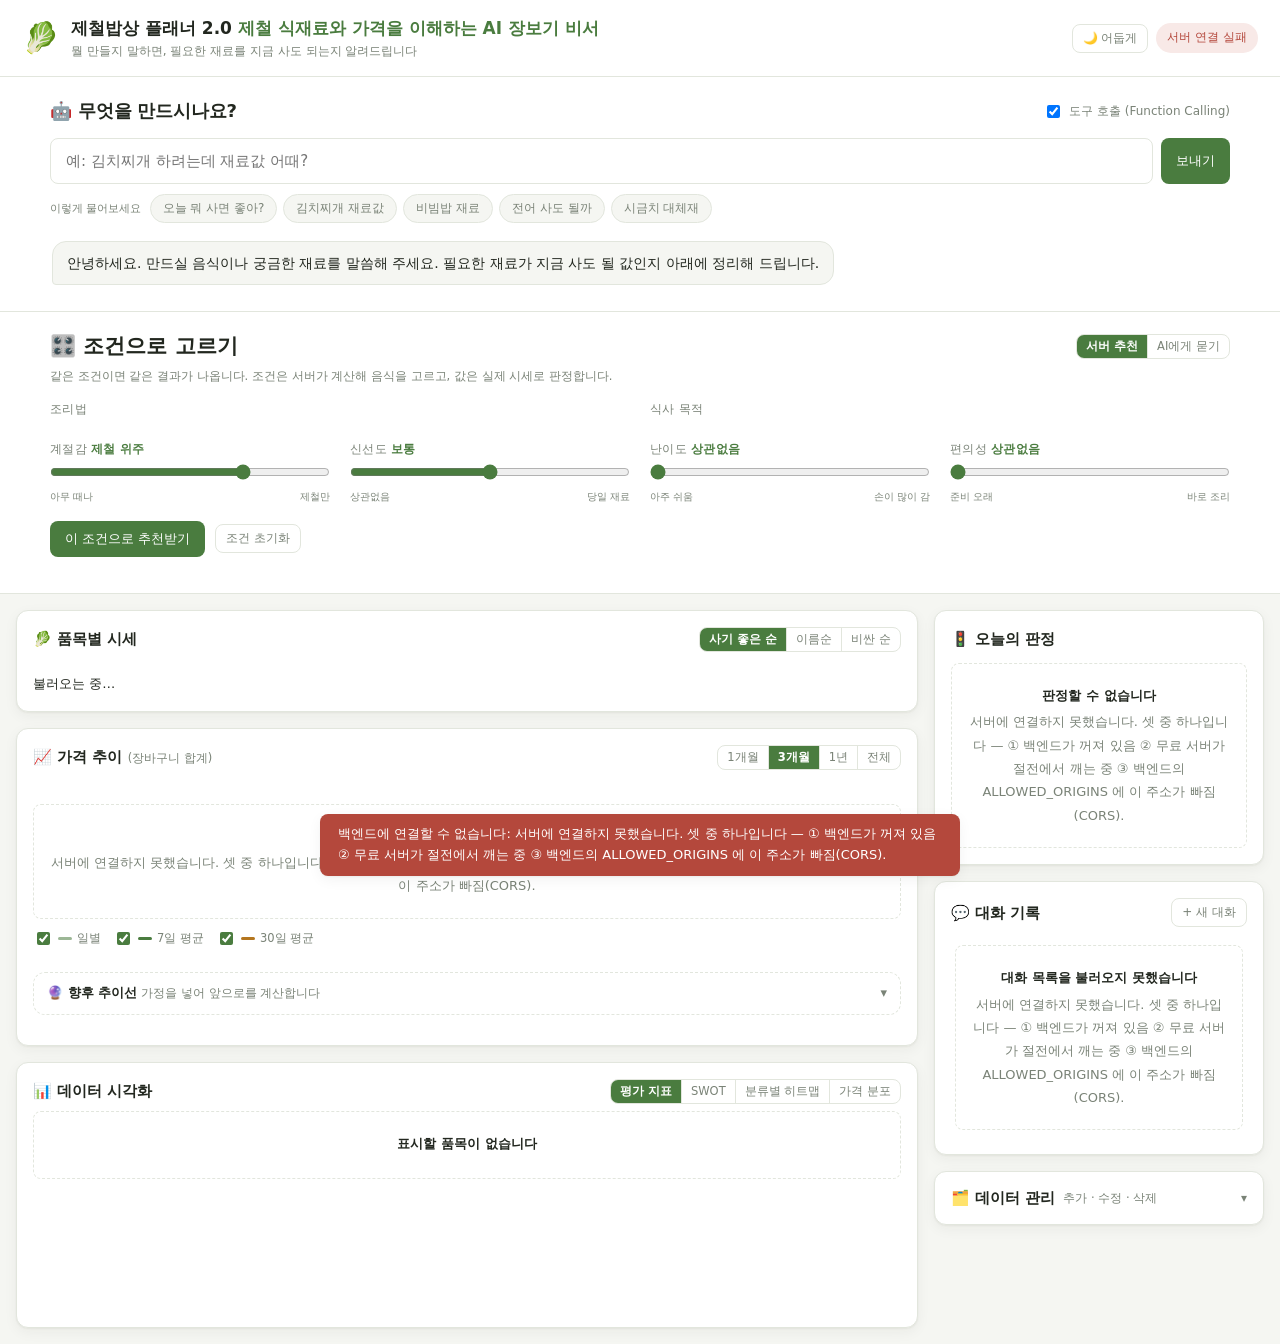
<file: frontend/index.html>
<!DOCTYPE html>
<html lang="ko">
<head>
  <meta charset="UTF-8" />
  <meta name="viewport" content="width=device-width, initial-scale=1.0" />
  <title>제철밥상 플래너 2.0 · AI 장보기 비서</title>
  <link rel="stylesheet" href="style.css" />
  <link rel="icon" href="data:image/svg+xml,<svg xmlns='http://www.w3.org/2000/svg' viewBox='0 0 100 100'><text y='.9em' font-size='90'>🥬</text></svg>" />
</head>
<body>

<header class="topbar">
  <div class="brand">
    <span class="logo" role="img" aria-label="제철밥상 플래너 2.0 로고" title="제철밥상 플래너 2.0">🥬</span>
    <div>
      <h1>제철밥상 플래너 2.0 <span class="sub">제철 식재료와 가격을 이해하는 AI 장보기 비서</span></h1>
      <p class="tagline">뭘 만들지 말하면, 필요한 재료를 지금 사도 되는지 알려드립니다</p>
    </div>
  </div>
  <div class="topbar-right">
    <button id="themeBtn" class="btn btn--ghost btn--sm" type="button"
            title="밝은 화면 / 어두운 화면 전환" aria-label="화면 모드 전환">🌙 어둡게</button>
    <div id="conn" class="conn conn--wait">서버 연결 확인 중…</div>
  </div>
</header>

<div id="coldstart" class="coldstart" hidden>
  ⏳ 서버가 절전 상태에서 깨어나는 중입니다. 첫 요청은 최대 60초가 걸릴 수 있어요.
</div>

<!-- ══════════════ 1층: AI 채팅 ══════════════ -->
<section class="hero">
  <div class="hero-inner">

    <div class="hero-head">
      <h2>🤖 무엇을 만드시나요?</h2>
      <label class="toggle">
        <input type="checkbox" id="useTools" checked />
        <span>도구 호출 (Function Calling)</span>
      </label>
    </div>

    <form id="chatForm" class="chat-form">
      <input id="chatInput" type="text" maxlength="2000" autocomplete="off"
             placeholder="예: 김치찌개 하려는데 재료값 어때?" required />
      <button id="sendBtn" type="submit" class="btn btn--primary">보내기</button>
    </form>

    <div class="quick-asks" id="quickAsks">
      <span class="quick-label">이렇게 물어보세요</span>
      <button type="button" data-ask="오늘 뭐 사면 좋아?">오늘 뭐 사면 좋아?</button>
      <button type="button" data-ask="김치찌개 하려는데 재료값 어때?">김치찌개 재료값</button>
      <button type="button" data-ask="비빔밥 수업 하려는데 지금 뭐가 싸?">비빔밥 재료</button>
      <button type="button" data-ask="전어 지금 사도 될까?">전어 사도 될까</button>
      <button type="button" data-ask="시금치가 비싼데 뭘 대신 쓸까?">시금치 대체재</button>
    </div>

    <div id="messages" class="messages"></div>
    <div id="toolTrace" class="tool-trace" hidden></div>
  </div>
</section>

<!-- ══════════════ 2층: 조건으로 고르기 ══════════════ -->
<section class="planner">
  <div class="planner-inner">

    <div class="card-head">
      <h2>🎛️ 조건으로 고르기</h2>
      <div class="seg seg--sm" id="planMode" role="group" aria-label="추천 방식">
        <button type="button" data-mode="server" aria-pressed="true">서버 추천</button>
        <button type="button" data-mode="ai">AI에게 묻기</button>
      </div>
    </div>
    <p class="card-note" id="planModeNote">
      같은 조건이면 같은 결과가 나옵니다. 조건은 서버가 계산해 음식을 고르고, 값은 실제 시세로 판정합니다.
    </p>

    <div class="knobs">
      <div class="knob knob--wide">
        <label>조리법</label>
        <div class="chips" id="prepChips"></div>
      </div>
      <div class="knob knob--wide">
        <label>식사 목적</label>
        <div class="chips" id="purposeChips"></div>
      </div>
      <div class="knob">
        <label for="kSeason">계절감 <b id="kSeasonV">보통</b></label>
        <input type="range" id="kSeason" min="0" max="100" value="70" />
        <span class="knob-ends"><i>아무 때나</i><i>제철만</i></span>
      </div>
      <div class="knob">
        <label for="kFresh">신선도 <b id="kFreshV">보통</b></label>
        <input type="range" id="kFresh" min="0" max="100" value="50" />
        <span class="knob-ends"><i>상관없음</i><i>당일 재료</i></span>
      </div>
      <div class="knob">
        <label for="kDiff">난이도 <b id="kDiffV">상관없음</b></label>
        <input type="range" id="kDiff" min="0" max="5" value="0" />
        <span class="knob-ends"><i>아주 쉬움</i><i>손이 많이 감</i></span>
      </div>
      <div class="knob">
        <label for="kConv">편의성 <b id="kConvV">상관없음</b></label>
        <input type="range" id="kConv" min="0" max="5" value="0" />
        <span class="knob-ends"><i>준비 오래</i><i>바로 조리</i></span>
      </div>
    </div>

    <div class="planner-actions">
      <button id="planBtn" class="btn btn--primary" type="button">이 조건으로 추천받기</button>
      <button id="planReset" class="btn btn--ghost btn--sm" type="button">조건 초기화</button>
      <span class="muted" id="planCount"></span>
    </div>

    <div id="planResult" class="plan-result"></div>
  </div>
</section>

<main class="layout">

  <div class="main-col">

    <!-- 대화·추천에서 뽑힌 장바구니 -->
    <section class="card" id="cartCard" hidden>
      <div class="card-head">
        <h2>🛒 필요한 재료</h2>
        <button id="clearFocus" class="btn btn--ghost btn--sm" type="button">전체 보기</button>
      </div>
      <p class="card-note" id="cartReason"></p>
      <div id="cartBoard" class="board"></div>
    </section>

    <!-- 품목별 시세 -->
    <section class="card">
      <div class="card-head">
        <h2 id="boardTitle">🥬 품목별 시세</h2>
        <div class="seg seg--sm" id="sortSeg" role="group" aria-label="정렬">
          <button type="button" data-sort="verdict" aria-pressed="true">사기 좋은 순</button>
          <button type="button" data-sort="name">이름순</button>
          <button type="button" data-sort="price">비싼 순</button>
        </div>
      </div>
      <div class="cat-bar" id="catBar"></div>
      <div id="itemBoard" class="board">불러오는 중…</div>
    </section>

    <!-- 가격 추이 + 예측 -->
    <section class="card">
      <div class="card-head">
        <h2>📈 가격 추이 <span class="unit-note" id="chartSubject">(장바구니 합계)</span></h2>
        <div class="seg seg--sm" id="rangeSeg" role="group" aria-label="기간 선택">
          <button type="button" data-range="30">1개월</button>
          <button type="button" data-range="90" aria-pressed="true">3개월</button>
          <button type="button" data-range="365">1년</button>
          <button type="button" data-range="0">전체</button>
        </div>
      </div>
      <div class="cat-bar" id="chartCatBar"></div>
      <div class="item-picker" id="itemPicker"></div>
      <div class="chart-wrap">
        <div id="chart"></div>
        <div id="tip" class="tip" hidden></div>
      </div>
      <div class="legend" id="legend"></div>
      <div class="alt-row" id="altRow"></div>

      <details class="fc" id="fcBox">
        <summary><b>🔮 향후 추이선</b> <span class="fold-hint">가정을 넣어 앞으로를 계산합니다</span></summary>
        <div class="fc-body">
          <div class="fc-knobs">
            <label>앞으로 <b id="fcDaysV">60일</b>
              <input type="range" id="fcDays" min="14" max="180" step="7" value="60" /></label>
            <label>환율 <b id="fcFxV">+0%</b>
              <input type="range" id="fcFx" min="-20" max="20" value="0" /></label>
            <label>작황 악화 <b id="fcWeatherV">+0%</b>
              <input type="range" id="fcWeather" min="-20" max="20" value="0" /></label>
            <label>운송비 <b id="fcFuelV">+0%</b>
              <input type="range" id="fcFuel" min="-20" max="20" value="0" /></label>
          </div>
          <p class="fc-method" id="fcMethod"></p>
        </div>
      </details>

      <div class="stat-grid" id="statGrid"></div>
    </section>

    <!-- 데이터 시각화 (옛 '데이터 요약' 자리) -->
    <section class="card">
      <div class="card-head">
        <h2>📊 데이터 시각화</h2>
        <div class="seg seg--sm" id="vizSeg" role="group" aria-label="시각화 종류">
          <button type="button" data-viz="radar" aria-pressed="true">평가 지표</button>
          <button type="button" data-viz="swot">SWOT</button>
          <button type="button" data-viz="heat">분류별 히트맵</button>
          <button type="button" data-viz="dist">가격 분포</button>
        </div>
      </div>
      <p class="card-note" id="vizNote"></p>
      <div id="vizBody" class="viz-body">불러오는 중…</div>
    </section>

  </div>

  <aside class="side">

    <section class="card">
      <h2>🚦 오늘의 판정</h2>
      <div id="verdictBox" class="verdict">불러오는 중…</div>
    </section>

    <section class="card">
      <div class="card-head">
        <h2>💬 대화 기록</h2>
        <button id="newChatBtn" class="btn btn--ghost btn--sm">+ 새 대화</button>
      </div>
      <ul id="convList" class="conv-list"><li class="muted">불러오는 중…</li></ul>
    </section>

    <details class="card card--fold">
      <summary><h2>🗂️ 데이터 관리</h2><span class="fold-hint">추가 · 수정 · 삭제</span></summary>
      <div class="fold-body">
        <form id="dataForm" class="data-form">
          <input type="hidden" id="editingId" />
          <label>날짜<input type="date" id="fDate" required /></label>
          <label>가격(원/kg)<input type="number" id="fValue" min="0" step="10" required /></label>
          <label>품목<input type="text" id="fMemo" maxlength="200" placeholder="예: 배추" list="itemNames" /></label>
          <datalist id="itemNames"></datalist>
          <div class="form-actions">
            <button type="submit" id="dataSubmitBtn" class="btn btn--primary btn--sm">추가</button>
            <button type="button" id="cancelEditBtn" class="btn btn--ghost btn--sm" hidden>취소</button>
          </div>
        </form>

        <div class="card-head">
          <h3>최근 기록</h3>
          <button id="reloadDataBtn" class="btn btn--ghost btn--sm">새로고침</button>
        </div>
        <ul id="dataList" class="data-list"><li class="muted">불러오는 중…</li></ul>

        <div class="export-row">
          <span class="muted">내보내기</span>
          <button id="csvBtn" class="btn btn--ghost btn--sm" type="button">CSV</button>
          <button id="jsonBtn" class="btn btn--ghost btn--sm" type="button">JSON</button>
        </div>
        <div id="summaryBox" class="summary summary--mini"></div>
      </div>
    </details>

  </aside>

</main>

<div id="toast" class="toast" hidden></div>

<script src="config.js"></script>
<script src="app.js"></script>
<script src="viz.js"></script>
</body>
</html>
</file>
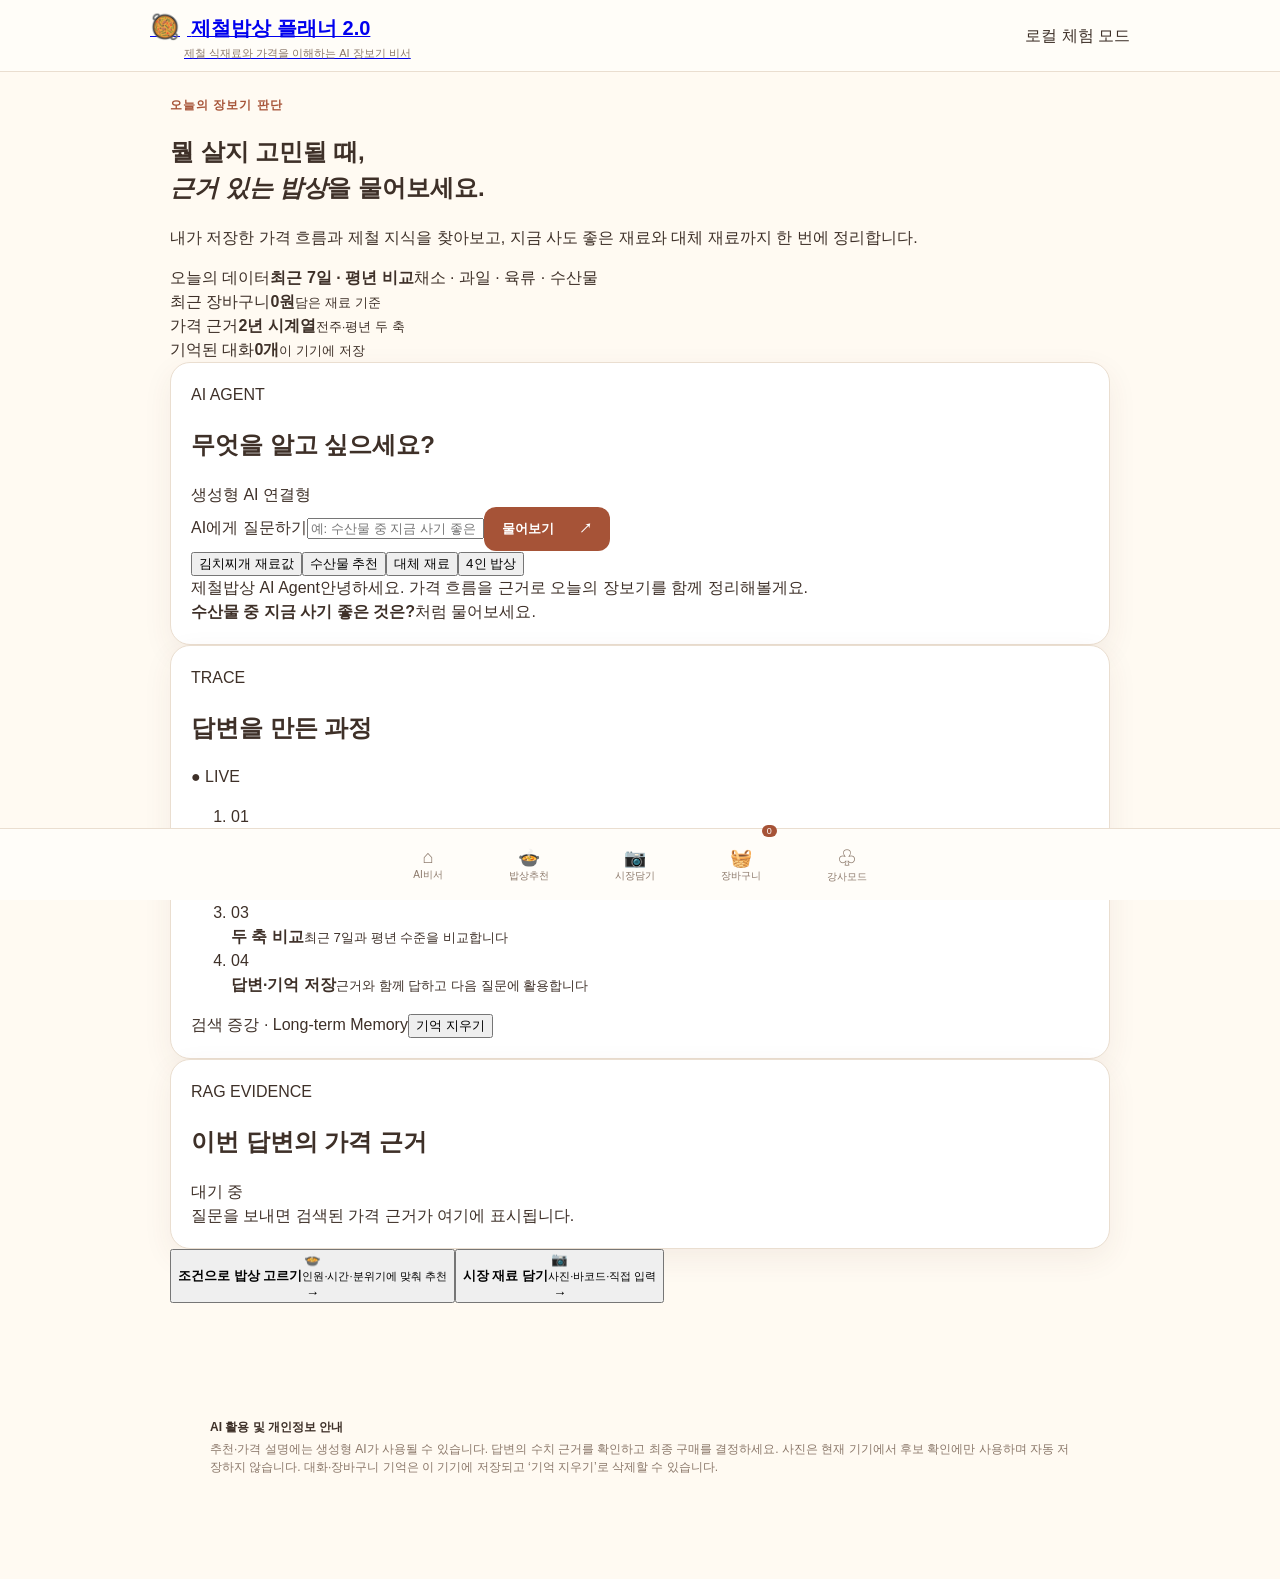
<file: frontend/simple.html>
<!doctype html>
<html lang="ko">
<head>
  <meta charset="utf-8">
  <meta name="viewport" content="width=device-width,initial-scale=1">
  <meta name="description" content="제철 식재료 가격 근거를 바탕으로 장보기와 밥상 계획을 돕는 AI Agent 서비스">
  <title>제철밥상 플래너 2.0 · AI 장보기 비서</title>
  <link rel="stylesheet" href="simple.css">
  <link rel="stylesheet" href="photo-recognition.css">
  <link rel="icon" href="data:image/svg+xml,%3Csvg xmlns='http://www.w3.org/2000/svg' viewBox='0 0 100 100'%3E%3Ctext y='.9em' font-size='88'%3E🥘%3C/text%3E%3C/svg%3E">
</head>
<body>
  <header class="appbar">
    <a class="brand" href="#home" data-go="home" aria-label="제철밥상 플래너 2.0 홈">
      <span class="mark" role="img" aria-label="제철밥상 플래너 2.0 로고" title="제철밥상 플래너 2.0">🥘</span>
      <span><strong>제철밥상 플래너 2.0</strong><small>제철 식재료와 가격을 이해하는 AI 장보기 비서</small></span>
    </a>
    <div class="app-status"><span class="status-dot"></span><span id="serverState">로컬 체험 모드</span></div>
  </header>

  <main>
    <section id="home" class="view active" aria-labelledby="homeTitle">
      <div class="home-hero">
        <div>
          <p class="eyebrow">오늘의 장보기 판단</p>
          <h1 id="homeTitle">뭘 살지 고민될 때,<br><em>근거 있는 밥상</em>을 물어보세요.</h1>
          <p class="hero-copy">내가 저장한 가격 흐름과 제철 지식을 찾아보고, 지금 사도 좋은 재료와 대체 재료까지 한 번에 정리합니다.</p>
        </div>
        <div class="hero-note"><span class="note-kicker">오늘의 데이터</span><strong>최근 7일 · 평년 비교</strong><span>채소 · 과일 · 육류 · 수산물</span></div>
      </div>

      <div class="metric-row" aria-label="가격 요약">
        <div class="metric-card"><span>최근 장바구니</span><strong id="metricTotal">0원</strong><small>담은 재료 기준</small></div>
        <div class="metric-card"><span>가격 근거</span><strong>2년 시계열</strong><small>전주·평년 두 축</small></div>
        <div class="metric-card"><span>기억된 대화</span><strong id="metricMemory">0개</strong><small>이 기기에 저장</small></div>
      </div>

      <div class="assistant-layout">
        <article class="card assistant-card">
          <div class="card-heading"><div><span class="section-label">AI AGENT</span><h2>무엇을 알고 싶으세요?</h2></div><span class="model-badge">생성형 AI 연결형</span></div>
          <form id="chatForm" class="chat-form"><label class="sr-only" for="chatInput">AI에게 질문하기</label><input id="chatInput" type="text" maxlength="300" autocomplete="off" placeholder="예: 수산물 중 지금 사기 좋은 것은?" required><button id="sendBtn" class="primary" type="submit">물어보기 <span>↗</span></button></form>
          <div class="quick-asks" aria-label="추천 질문"><button type="button" data-ask="김치찌개 재료값이 어때?">김치찌개 재료값</button><button type="button" data-ask="수산물 중 지금 사기 좋은 것은?">수산물 추천</button><button type="button" data-ask="돼지고기 대신 쓸 재료가 있을까?">대체 재료</button><button type="button" data-ask="오늘 가족 4인 밥상을 짜줘">4인 밥상</button></div>
          <div id="messages" class="messages" aria-live="polite"></div>
        </article>

        <aside class="card agent-card" aria-label="AI Agent 처리 과정">
          <div class="card-heading compact"><div><span class="section-label">TRACE</span><h2>답변을 만든 과정</h2></div><span class="trace-live">● LIVE</span></div>
          <ol id="agentSteps" class="agent-steps"><li><span>01</span><div><b>의도 파악</b><small>질문에서 품목·목적을 찾습니다</small></div></li><li><span>02</span><div><b>가격 자료 검색</b><small>저장 시계열과 품목 지식을 조회합니다</small></div></li><li><span>03</span><div><b>두 축 비교</b><small>최근 7일과 평년 수준을 비교합니다</small></div></li><li><span>04</span><div><b>답변·기억 저장</b><small>근거와 함께 답하고 다음 질문에 활용합니다</small></div></li></ol>
          <div class="agent-foot"><span>검색 증강 · Long-term Memory</span><button id="clearMemoryBtn" class="text-button" type="button">기억 지우기</button></div>
        </aside>
      </div>

      <div class="evidence-card card"><div class="card-heading compact"><div><span class="section-label">RAG EVIDENCE</span><h2>이번 답변의 가격 근거</h2></div><span id="evidenceStatus" class="evidence-status">대기 중</span></div><div id="evidenceList" class="evidence-list"><div class="empty-inline">질문을 보내면 검색된 가격 근거가 여기에 표시됩니다.</div></div></div>
      <div class="home-actions"><button class="action-card" type="button" data-go="plan"><span>🍲</span><div><b>조건으로 밥상 고르기</b><small>인원·시간·분위기에 맞춰 추천</small></div><i>→</i></button><button class="action-card" type="button" data-go="market"><span>📷</span><div><b>시장 재료 담기</b><small>사진·바코드·직접 입력</small></div><i>→</i></button></div>
    </section>

    <section id="plan" class="view" aria-labelledby="planTitle"><div class="page-head"><p class="eyebrow">우리 집 맞춤 추천</p><h1 id="planTitle">오늘은 어떤 밥상이<br><em>좋으세요?</em></h1><p>조건을 고르면 가격과 조리 부담을 함께 살펴 메뉴를 제안합니다.</p></div><div class="split-layout"><div class="form-card card"><label>식사 인원 <span><input id="people" type="number" min="1" max="99" value="2"> 명</span></label><label>조리 시간 <select id="time"><option value="quick">30분 이내</option><option value="normal">여유 있게</option></select></label><label>원하는 느낌 <select id="mood"><option>따뜻한 국물</option><option>가벼운 한 끼</option><option>아이와 함께</option><option>든든한 단백질</option></select></label><button id="recommendBtn" class="primary full" type="button">밥상 추천받기 <span>↗</span></button></div><div class="info-panel"><span class="section-label">추천 기준</span><h2>재료값만 보지 않아요.</h2><p>제철감, 조리 시간, 가족 수를 함께 반영하고 비싼 재료에는 바꿔 쓸 수 있는 선택지를 붙입니다.</p><div class="tag-row"><span>제철감</span><span>예상비용</span><span>대체재료</span></div></div></div><div id="recommendResult" class="recommend-grid"></div></section>

    <section id="market" class="view" aria-labelledby="marketTitle"><div class="page-head"><p class="eyebrow">시장 방문 모드</p><h1 id="marketTitle">재료를 발견하면<br><em>바로 담아두세요.</em></h1><p>인식 결과를 확인한 뒤 장바구니에 저장합니다. 구매 결정은 항상 사용자가 합니다.</p></div><div class="seg" role="tablist" aria-label="재료 입력 방식"><button class="selected" type="button" data-market="photo" role="tab" aria-selected="true">📷 사진 후보</button><button type="button" data-market="barcode" role="tab" aria-selected="false">▦ 바코드</button><button type="button" data-market="manual" role="tab" aria-selected="false">✎ 직접 입력</button></div><div id="marketPhoto" class="market-panel card" role="tabpanel"><label class="upload" for="photoInput"><input id="photoInput" type="file" accept="image/*" capture="environment"><span>📸</span><b>재료 사진을 선택하거나 찍어주세요</b><small>채소·과일·육류·수산물·곡류·포장식품까지 AI 후보를 찾습니다</small></label><img id="photoPreview" class="preview" alt="선택한 재료 사진" hidden><div id="photoGuess" class="hint">사진을 올리면 AI가 식재료 후보를 찾아드립니다.</div><div id="photoControls" class="photo-controls" hidden><label class="field-label" for="photoPrice">매장에서 본 가격(원)</label><input id="photoPrice" type="number" min="0" placeholder="후보를 확인한 뒤 가격을 입력하세요"><button id="photoAnalyze" class="secondary" type="button">다시 사진 분석하기</button></div></div><div id="marketBarcode" class="market-panel card hidden" role="tabpanel"><div class="barcode-box"><span>▦</span><small>지원 브라우저에서는 카메라 스캔을 연결할 수 있습니다</small></div><button id="scanBtn" class="secondary" type="button">카메라로 바코드 읽기</button><label class="field-label" for="barcodeInput">바코드 숫자</label><input id="barcodeInput" placeholder="예: 8800000000003" inputmode="numeric"><p id="barcodeResult" class="hint" aria-live="polite"></p></div><div id="marketManual" class="market-panel card hidden" role="tabpanel"><label class="field-label" for="manualItem">재료</label><select id="manualItem"></select><label class="field-label" for="manualPrice">가격(원)</label><input id="manualPrice" type="number" min="0" placeholder="가격을 입력하세요"></div><div class="receipt card"><div><b>영수증도 남겨둘까요?</b><small>합계만 기록하고 사진 자체는 저장하지 않습니다.</small></div><input id="receiptInput" type="file" accept="image/*"><input id="receiptTotal" type="number" min="0" placeholder="영수증 합계(선택)"></div><button id="addMarketBtn" class="primary full" type="button">확인하고 장바구니 담기 <span>↗</span></button><p id="marketMessage" class="message" aria-live="polite"></p></section>

    <section id="cart" class="view" aria-labelledby="cartTitle"><div class="page-head"><p class="eyebrow">우리 집 장바구니</p><h1 id="cartTitle">따뜻한 밥상을 위한<br><em>준비물</em></h1><p>담은 재료와 예상 합계를 한 곳에서 확인합니다.</p></div><div id="cartItems" class="cart-list"></div><div class="total card"><div><span>예상 합계</span><strong id="cartTotal">0원</strong><small id="cartSourceNote">사진·바코드·직접 입력 기록이 합쳐집니다.</small></div><button id="exportCart" class="secondary" type="button">목록 복사</button></div><div id="receiptSaved" class="saved-note" hidden></div></section>

    <section id="instructor" class="view" aria-labelledby="instructorTitle"><div class="page-head"><p class="eyebrow">요리교실 강사 모드</p><h1 id="instructorTitle">수업 장보기와<br><em>인원별 비용</em></h1><p>현재 장바구니를 수업 단위로 바꾸고 1인 예상 비용을 계산합니다.</p></div><div class="instructor-grid"><div class="form-card card"><label>수업 인원 <span><input id="classPeople" type="number" min="1" max="999" value="12"> 명</span></label><div class="cost-result"><span>1인 예상 비용</span><strong id="perPerson">0원</strong><small>장바구니 합계 ÷ 수업 인원</small></div><button id="copyClass" class="primary full" type="button">수업 장보기 목록 만들기</button></div><div class="class-note"><span class="section-label">CLASS MODE</span><h2>가정용 장바구니를<br>수업 준비표로 바꿔요.</h2><p>12명, 20명처럼 인원을 바꾸면 재료비가 즉시 다시 계산됩니다. 필요한 재료는 장바구니에서 직접 조정할 수 있습니다.</p><div id="classMessage" class="message"></div></div></div></section>
  </main>

  <footer class="ethics-notice"><strong>AI 활용 및 개인정보 안내</strong><span>추천·가격 설명에는 생성형 AI가 사용될 수 있습니다. 답변의 수치 근거를 확인하고 최종 구매를 결정하세요. 사진은 현재 기기에서 후보 확인에만 사용하며 자동 저장하지 않습니다. 대화·장바구니 기억은 이 기기에 저장되고 ‘기억 지우기’로 삭제할 수 있습니다.</span></footer>
  <nav class="bottom-nav" aria-label="주요 메뉴"><button type="button" data-go="home" class="active">⌂<span>AI비서</span></button><button type="button" data-go="plan">🍲<span>밥상추천</span></button><button type="button" data-go="market">📷<span>시장담기</span></button><button type="button" data-go="cart">🧺<span>장바구니</span><i id="cartBadge">0</i></button><button type="button" data-go="instructor">♧<span>강사모드</span></button></nav>
  <script src="config.js"></script><script src="simple.js"></script>
</body>
</html>
</file>
<file: frontend/style.css>
/* ================================================================
   색은 전부 토큰으로만 쓴다. 그래야 다크 모드에서 한 곳만 바꾸면 된다.

   3단으로 정의하는 이유
     1) :root                        기본(밝은 화면)
     2) @media (prefers-color-scheme) 사용자가 OS 를 어둡게 써둔 경우
     3) :root[data-theme="dark"]      화면의 토글로 직접 고른 경우
   2번만 있으면 토글이 안 먹고, 3번만 있으면 OS 설정을 무시하게 된다.
   ================================================================ */
:root {
  color-scheme: light dark;
  --bg: #f5f6f2;
  --card: #ffffff;
  --ink: #22271f;
  --muted: #7a8377;
  --line: #e2e6dd;
  --accent: #4a7c3f;
  --accent-soft: #eaf2e6;
  --warn: #b4761f;
  --danger: #b4483c;
  --grid: #e8ece4;
  --radius: 12px;
  --shadow: 0 1px 2px rgba(30, 40, 25, .05), 0 4px 14px rgba(30, 40, 25, .05);
}

@media (prefers-color-scheme: dark) {
  :root:not([data-theme="light"]) {
    --bg: #11150f;
    --card: #1a1f17;
    --ink: #e6ece1;
    --muted: #8d978a;
    --line: #2b332a;
    --accent: #7db86a;
    --accent-soft: #1e2a1b;
    --warn: #d9a55e;
    --danger: #e08a7c;
    --grid: #262e24;
    --shadow: 0 1px 2px rgba(0, 0, 0, .4), 0 8px 24px rgba(0, 0, 0, .35);
  }
}

:root[data-theme="dark"] {
  --bg: #11150f;
  --card: #1a1f17;
  --ink: #e6ece1;
  --muted: #8d978a;
  --line: #2b332a;
  --accent: #7db86a;
  --accent-soft: #1e2a1b;
  --warn: #d9a55e;
  --danger: #e08a7c;
  --grid: #262e24;
  --shadow: 0 1px 2px rgba(0, 0, 0, .4), 0 8px 24px rgba(0, 0, 0, .35);
}

* { box-sizing: border-box; }

body {
  margin: 0;
  background: var(--bg);
  color: var(--ink);
  font-family: "Pretendard", -apple-system, BlinkMacSystemFont, "Apple SD Gothic Neo",
               "Malgun Gothic", system-ui, sans-serif;
  font-size: 14px;
  line-height: 1.6;
}

/* ---------------- topbar ---------------- */
.topbar {
  display: flex; align-items: center; justify-content: space-between;
  gap: 16px; padding: 14px 22px;
  background: var(--card); border-bottom: 1px solid var(--line);
}
.brand { display: flex; align-items: center; gap: 12px; }
.logo { font-size: 30px; }
.topbar h1 { margin: 0; font-size: 17px; font-weight: 700; }
.topbar h1 .sub { color: var(--accent); font-weight: 600; }
.tagline { margin: 0; font-size: 12px; color: var(--muted); }

.conn { font-size: 12px; padding: 5px 11px; border-radius: 999px; white-space: nowrap; }
.conn--wait { background: #f0eee4; color: var(--warn); }
.conn--ok   { background: var(--accent-soft); color: var(--accent); }
.conn--err  { background: #f8e9e7; color: var(--danger); }

.coldstart {
  margin: 0; padding: 9px 22px; font-size: 13px;
  background: #fdf6e3; color: var(--warn); border-bottom: 1px solid #f0e4c4;
}

/* ---------------- 1층: AI 채팅 (전체 폭) ----------------
   대화가 이 앱의 입구다. 다른 카드와 같은 크기로 옆에 두면
   '무엇부터 해야 하는지'가 보이지 않아서, 폭 전체를 주고 맨 위에 둔다. */
.hero {
  background: var(--card); border-bottom: 1px solid var(--line);
  padding: 20px 16px 22px;
}
.hero-inner { max-width: 1180px; margin: 0 auto; }
.hero-head {
  display: flex; align-items: center; justify-content: space-between;
  gap: 12px; flex-wrap: wrap;
}
.hero-head h2 { margin: 0; font-size: 18px; letter-spacing: -.01em; }
.hero .chat-form { margin-top: 12px; }
.hero .chat-form input { padding: 13px 15px; font-size: 15px; }

.quick-asks { display: flex; flex-wrap: wrap; gap: 6px; align-items: center; margin-top: 10px; }
.quick-label { font-size: 11px; color: var(--muted); margin-right: 2px; }
.quick-asks button {
  border: 1px solid var(--line); background: var(--bg); color: var(--muted);
  border-radius: 999px; font-family: inherit; font-size: 12px;
  padding: 5px 12px; cursor: pointer; transition: .12s;
}
.quick-asks button:hover { border-color: var(--accent); color: var(--accent); background: var(--accent-soft); }

.hero .messages { max-height: 320px; margin-top: 14px; }

/* ---------------- layout ---------------- */
.layout {
  display: grid;
  grid-template-columns: minmax(0, 1fr) 330px;
  gap: 16px; padding: 16px; align-items: start;
  max-width: 1500px; margin: 0 auto;
}
.side, .middle, .main-col { display: flex; flex-direction: column; gap: 16px; min-width: 0; }

.card {
  background: var(--card); border: 1px solid var(--line);
  border-radius: var(--radius); padding: 16px; box-shadow: var(--shadow);
}
.card h2 { margin: 0 0 12px; font-size: 15px; }
.card-note { margin: -6px 0 13px; font-size: 11.5px; color: var(--muted); line-height: 1.55; }
.unit-note { font-size: 11.5px; font-weight: 400; color: var(--muted); }
.card h3 { margin: 0; font-size: 13px; color: var(--muted); }
.card-head { display: flex; align-items: center; justify-content: space-between; gap: 8px; margin-bottom: 10px; }
.card-head h2 { margin: 0; }
.muted { color: var(--muted); font-size: 13px; }

/* ---------------- buttons ---------------- */
.btn {
  border: 1px solid transparent; border-radius: 8px; cursor: pointer;
  font-family: inherit; font-size: 13px; padding: 8px 14px; transition: .15s;
}
.btn--primary { background: var(--accent); color: #fff; }
.btn--primary:hover:not(:disabled) { background: #3d6834; }
.btn--ghost { background: transparent; color: var(--muted); border-color: var(--line); }
.btn--ghost:hover { background: var(--bg); color: var(--ink); }
.btn--sm { padding: 5px 10px; font-size: 12px; }
.btn:disabled { opacity: .5; cursor: not-allowed; }

/* ---------------- summary ---------------- */
.summary { font-size: 13px; }
.summary dl { display: grid; grid-template-columns: auto 1fr; gap: 4px 12px; margin: 0; }
.summary dt { color: var(--muted); }
.summary dd { margin: 0; text-align: right; font-variant-numeric: tabular-nums; }
.trend-pill {
  display: inline-block; margin-top: 10px; padding: 4px 10px;
  border-radius: 999px; font-size: 12px; background: var(--accent-soft); color: var(--accent);
}
.trend-pill.up   { background: #fbeceb; color: var(--danger); }
.trend-pill.down { background: #e8f0fa; color: #2f6099; }

/* ---------------- 판정 카드 ---------------- */
.verdict { font-size: 13px; }

/* 숫자만 보여주면 무슨 값인지 알 수 없다. 대상을 맨 위에 밝힌다. */
.subject {
  padding-bottom: 10px; margin-bottom: 12px; border-bottom: 1px solid var(--line);
}
.subject b { display: block; font-size: 13.5px; font-weight: 700; }
.subject span { display: block; font-size: 11.5px; color: var(--muted); margin-top: 2px; line-height: 1.5; }

.chip {
  font-size: 11.5px; padding: 2px 9px; border-radius: 999px;
  border: 1px solid var(--line); color: var(--muted); background: var(--bg);
}
.chip--good { border-color: var(--accent); color: var(--accent); background: var(--accent-soft); }
.chip--bad { border-color: var(--danger); color: var(--danger); background: transparent; }

.pick-row { display: flex; flex-wrap: wrap; gap: 5px; align-items: center; margin-top: 11px; }
.pick-label { font-size: 10.5px; letter-spacing: .08em; font-weight: 700; width: 100%; }
.pick-label.good { color: var(--accent); }
.pick-label.bad { color: var(--danger); }

.basket-line {
  margin-top: 13px; padding: 9px 11px; border-radius: 8px;
  background: var(--bg); font-size: 12px; color: var(--muted); line-height: 1.6;
}
.basket-line b { color: var(--ink); font-variant-numeric: tabular-nums; }

/* ---------------- 품목별 시세판 ---------------- */
.board { font-size: 13px; }
.board-head, .board-row {
  display: grid; grid-template-columns: 1.5fr 1fr .8fr .7fr 1.5fr;
  gap: 6px; align-items: center; padding: 8px 6px;
}
.board-head {
  font-size: 10px; letter-spacing: .06em; color: var(--muted);
  border-bottom: 1px solid var(--line);
}
.board-head span:not(:first-child) { text-align: right; }
.board-head span:last-child { text-align: right; }

.board-row {
  width: 100%; background: transparent; border: 0; border-bottom: 1px solid var(--line);
  border-left: 3px solid transparent; cursor: pointer; text-align: left;
  font-family: inherit; color: inherit; transition: background .12s;
}
.board-row:hover { background: var(--bg); }
.board-row[aria-expanded="true"] { background: var(--accent-soft); }
.board-row:focus-visible { outline: 2px solid var(--accent); outline-offset: -2px; }
.tone-border-good { border-left-color: var(--accent); }
.tone-border-warn { border-left-color: var(--warn); }
.tone-border-bad { border-left-color: var(--danger); }
.tone-border-mid { border-left-color: var(--line); }

.bi-name { font-weight: 600; display: flex; flex-direction: column; gap: 1px; min-width: 0; }
.bi-name em { font-style: normal; font-size: 10px; color: var(--muted); font-weight: 400; }
.bi-price, .bi-pct { text-align: right; font-variant-numeric: tabular-nums; }
.bi-pct { font-weight: 600; font-size: 12px; }
/* 숫자 옆의 작은 라벨. '평년'·'전주' 를 붙여 두면 표 머리글을 안 봐도 뜻이 통한다. */
.bi-price em, .bi-pct em {
  display: block; font-style: normal; font-size: 9.5px;
  font-weight: 400; color: var(--muted); letter-spacing: .02em;
}
.bi-verdict { text-align: right; font-size: 11.5px; font-weight: 600; }

.board-detail {
  max-height: 0; overflow: hidden; padding: 0 10px;
  background: var(--bg); border-bottom: 1px solid var(--line);
  transition: max-height .2s ease, padding .2s ease;
}
.board-detail.open { max-height: 260px; padding: 11px 10px 13px; }
.board-detail p { margin: 0 0 7px; font-size: 12.5px; line-height: 1.6; }
.detail-actions { display: flex; gap: 6px; flex-wrap: wrap; margin-top: 4px; }

/* ---------------- 대화에서 뽑힌 장바구니 ---------------- */
#cartCard { border-color: var(--accent); box-shadow: 0 0 0 3px var(--accent-soft), var(--shadow); }
.cart-total {
  display: flex; align-items: baseline; justify-content: space-between;
  padding: 11px 8px 4px; font-size: 12.5px; color: var(--muted);
}
.cart-total b { font-size: 17px; color: var(--ink); font-variant-numeric: tabular-nums; }
.cart-advice {
  margin: 6px 0 0; padding: 9px 11px; border-radius: 8px;
  background: var(--bg); font-size: 12.5px; line-height: 1.65; color: var(--muted);
}
.cart-advice b { color: var(--ink); }

/* ---------------- 접히는 카드 (관리·통계) ----------------
   매번 쓰는 기능이 아니라 접어 둔다. 지우지는 않는다 — 과제 요구사항이다. */
.card--fold { padding: 0; }
.card--fold > summary {
  display: flex; align-items: center; gap: 8px; cursor: pointer;
  padding: 14px 16px; list-style: none;
}
.card--fold > summary::-webkit-details-marker { display: none; }
.card--fold > summary::after { content: "▾"; margin-left: auto; color: var(--muted); font-size: 12px; }
.card--fold[open] > summary::after { content: "▴"; }
.card--fold[open] > summary { border-bottom: 1px solid var(--line); }
.card--fold > summary h2 { margin: 0; }
.card--fold > summary:hover { background: var(--bg); }
.fold-hint { font-size: 11.5px; color: var(--muted); }
.fold-body { padding: 14px 16px 16px; }

/* ---------------- 그래프 품목 선택 ---------------- */
.item-picker { display: flex; flex-wrap: wrap; gap: 5px; margin-top: 12px; }
.pick-chip {
  border: 1px solid var(--line); background: var(--card); color: var(--muted);
  border-radius: 999px; font-family: inherit; font-size: 12px;
  padding: 4px 11px; cursor: pointer; transition: .12s;
}
.pick-chip:hover { border-color: var(--accent); color: var(--ink); }
.pick-chip[aria-pressed="true"] {
  background: var(--accent); border-color: var(--accent); color: var(--card); font-weight: 700;
}
.verdict-head { display: flex; align-items: baseline; gap: 8px; flex-wrap: wrap; }
.verdict-label {
  font-size: 17px; font-weight: 700; letter-spacing: -.01em;
}
.verdict-price { margin-left: auto; font-size: 17px; font-weight: 600; font-variant-numeric: tabular-nums; }
.tone-good { color: var(--accent); }
.tone-mid  { color: var(--muted); }
.tone-warn { color: var(--warn); }
.tone-bad  { color: var(--danger); }

.verdict-reason { margin: 9px 0 0; color: var(--muted); line-height: 1.65; }

/* 0을 가운데 둔 좌우 막대 — 평년보다 싼지 비싼지를 한눈에 */
.meter { position: relative; height: 7px; border-radius: 4px; background: var(--bg); margin: 14px 0 0; overflow: hidden; }
.meter i { position: absolute; top: 0; bottom: 0; border-radius: 4px; }
.meter .zero { position: absolute; top: -3px; bottom: -3px; left: 50%; width: 1px; background: var(--line); }
.meter-labels { display: flex; justify-content: space-between; font-size: 10.5px; color: var(--muted); margin-top: 5px; }

.axes { display: grid; grid-template-columns: 1fr 1fr; gap: 10px; margin-top: 14px; }
.axis {
  background: var(--bg); border-radius: 8px; padding: 9px 11px;
}
.axis-name { font-size: 10.5px; letter-spacing: .1em; color: var(--muted); }
.axis-value { font-size: 16px; font-weight: 600; font-variant-numeric: tabular-nums; margin-top: 2px; }
.axis-sub { font-size: 11px; color: var(--muted); }

.basis-note {
  margin-top: 12px; padding-top: 10px; border-top: 1px dashed var(--line);
  font-size: 11.5px; color: var(--muted); line-height: 1.6;
}

/* ---------------- 빈 상태 ---------------- */
.empty {
  border: 1px dashed var(--line); border-radius: 8px;
  padding: 20px 16px; text-align: center; color: var(--muted);
  font-size: 13px; line-height: 1.8;
}
.empty b { color: var(--ink); display: block; margin-bottom: 3px; }

/* ---------------- 차트 ---------------- */
.topbar-right { display: flex; align-items: center; gap: 8px; }

.seg { display: inline-flex; border: 1px solid var(--line); border-radius: 8px; overflow: hidden; }
.seg button {
  border: 0; border-right: 1px solid var(--line); background: transparent;
  color: var(--muted); font-family: inherit; font-size: 12px; padding: 5px 11px; cursor: pointer;
}
.seg button:last-child { border-right: 0; }
.seg button:hover { background: var(--bg); color: var(--ink); }
.seg button[aria-pressed="true"] { background: var(--accent); color: var(--card); font-weight: 700; }
.seg--sm button { font-size: 11.5px; padding: 4px 9px; }

.chart-wrap { position: relative; margin-top: 12px; }
.chart-wrap svg { display: block; width: 100%; height: auto; overflow: visible; }
.gridline { stroke: var(--grid); stroke-width: 1; }
.axis-text { fill: var(--muted); font-size: 10px; font-variant-numeric: tabular-nums; }
.series-line { fill: none; stroke-width: 1.6; stroke-linejoin: round; stroke-linecap: round; }
.hit { fill: transparent; cursor: crosshair; }
.cursor-line { stroke: var(--muted); stroke-width: 1; stroke-dasharray: 3 3; }
.cursor-dot { stroke: var(--card); stroke-width: 2; }

.tip {
  position: absolute; pointer-events: none; z-index: 3;
  background: var(--ink); color: var(--card); border-radius: 7px;
  padding: 7px 10px; font-size: 11.5px; line-height: 1.6; white-space: nowrap;
  box-shadow: var(--shadow);
}
.tip b { font-variant-numeric: tabular-nums; }
.tip i { display: inline-block; width: 8px; height: 3px; border-radius: 2px; margin-right: 5px; vertical-align: middle; }

.legend { display: flex; flex-wrap: wrap; gap: 12px; margin-top: 10px; font-size: 11.5px; color: var(--muted); }
.legend label { display: inline-flex; align-items: center; gap: 5px; cursor: pointer; }
.legend input { width: 13px; height: 13px; accent-color: var(--accent); }
.legend .sw { width: 14px; height: 3px; border-radius: 2px; display: inline-block; }

.stat-grid {
  display: grid; grid-template-columns: repeat(auto-fit, minmax(78px, 1fr));
  gap: 8px; margin-top: 14px;
}
.stat-grid div { background: var(--bg); border-radius: 8px; padding: 8px 9px; }
.stat-grid .k { font-size: 10px; letter-spacing: .06em; color: var(--muted); }
.stat-grid .v { font-size: 14px; font-weight: 600; font-variant-numeric: tabular-nums; margin-top: 2px; }

.export-row {
  display: flex; align-items: center; gap: 7px; margin-top: 14px;
  padding-top: 12px; border-top: 1px dashed var(--line);
}
.export-row .muted { margin-right: auto; font-size: 11.5px; }

/* ---------------- chat ---------------- */
.chat-card { display: flex; flex-direction: column; min-height: 400px; }
.toggle { display: flex; align-items: center; gap: 6px; font-size: 12px; color: var(--muted); cursor: pointer; }

.messages { flex: 1; overflow-y: auto; max-height: 60vh; padding: 4px 2px; display: flex; flex-direction: column; gap: 12px; }
.msg { display: flex; }
.msg--user { justify-content: flex-end; }
.bubble {
  max-width: 78%; padding: 10px 14px; border-radius: 14px;
  border: 1px solid var(--line); background: var(--bg); white-space: pre-wrap; word-break: break-word;
}
.msg--user .bubble { background: var(--accent); color: #fff; border-color: var(--accent); border-bottom-right-radius: 4px; }
.msg--assistant .bubble { border-bottom-left-radius: 4px; }

.loading-dots span {
  display: inline-block; width: 6px; height: 6px; margin-right: 4px; border-radius: 50%;
  background: var(--muted); animation: blink 1.2s infinite;
}
.loading-dots span:nth-child(2) { animation-delay: .2s; }
.loading-dots span:nth-child(3) { animation-delay: .4s; }
@keyframes blink { 0%, 60%, 100% { opacity: .25 } 30% { opacity: 1 } }

.tool-trace {
  margin-top: 10px; padding: 9px 12px; border-radius: 8px;
  background: #f4f6f0; border: 1px dashed var(--line);
  font-size: 12px; color: var(--muted); font-family: ui-monospace, Menlo, monospace;
}

.chat-form { display: flex; gap: 8px; margin-top: 14px; }
.chat-form input {
  flex: 1; padding: 11px 13px; border: 1px solid var(--line);
  border-radius: 8px; font-family: inherit; font-size: 14px;
}
.chat-form input:focus { outline: 2px solid var(--accent-soft); border-color: var(--accent); }

/* ---------------- data form / lists ---------------- */
.data-form { display: flex; flex-direction: column; gap: 8px; margin-bottom: 18px; }
.data-form label { display: flex; flex-direction: column; gap: 3px; font-size: 12px; color: var(--muted); }
.data-form input {
  padding: 8px 10px; border: 1px solid var(--line); border-radius: 7px;
  font-family: inherit; font-size: 13px; color: var(--ink);
}
.form-actions { display: flex; gap: 6px; margin-top: 2px; }

.data-list, .conv-list { list-style: none; margin: 8px 0 0; padding: 0; max-height: 340px; overflow-y: auto; }
.data-list li, .conv-list li {
  padding: 8px 4px; border-bottom: 1px solid var(--line); font-size: 13px;
  display: flex; align-items: center; gap: 8px;
}
.data-list li:last-child, .conv-list li:last-child { border-bottom: none; }
.row-main { flex: 1; min-width: 0; }
.row-date { color: var(--muted); font-size: 11px; }
.row-value { font-weight: 600; font-variant-numeric: tabular-nums; }
.row-memo { color: var(--muted); }
.row-actions { display: flex; gap: 4px; }
.icon-btn {
  border: none; background: none; cursor: pointer; padding: 3px 5px;
  border-radius: 5px; font-size: 12px; color: var(--muted);
}
.icon-btn:hover { background: var(--bg); color: var(--ink); }
.icon-btn.del:hover { background: #f8e9e7; color: var(--danger); }

.conv-list li { cursor: pointer; }
.conv-list li:hover { background: var(--bg); }
.conv-list .title { font-weight: 600; display: block; overflow: hidden; text-overflow: ellipsis; white-space: nowrap; }
.conv-list .preview { color: var(--muted); font-size: 12px; display: block; overflow: hidden; text-overflow: ellipsis; white-space: nowrap; }
.conv-list li.active { background: var(--accent-soft); }

/* ---------------- toast ---------------- */
.toast {
  position: fixed; bottom: 24px; left: 50%; transform: translateX(-50%);
  background: var(--ink); color: #fff; padding: 10px 18px;
  border-radius: 8px; font-size: 13px; z-index: 50; box-shadow: var(--shadow);
}

/* ---------------- responsive ---------------- */
@media (max-width: 1100px) {
  .layout { grid-template-columns: 1fr; }
  .middle { order: -1; }
  .chat-card { min-height: auto; }
}

@media (max-width: 700px) {
  /* 좁은 화면에서는 표를 2줄로 접는다. 5칸을 억지로 밀어 넣으면 숫자가 겹친다. */
  .board-head { display: none; }
  .board-row {
    grid-template-columns: 1fr auto auto; grid-auto-rows: auto;
    row-gap: 3px; column-gap: 12px; padding: 11px 8px;
  }
  .bi-name { grid-column: 1; grid-row: 1; }
  .bi-verdict { grid-column: 2 / span 2; grid-row: 1; }
  .bi-price { grid-column: 1; grid-row: 2; text-align: left; }
  .board-row > span:nth-child(3) { grid-column: 2; grid-row: 2; }
  .board-row > span:nth-child(4) { grid-column: 3; grid-row: 2; }
  .bi-price em, .bi-pct em { display: inline; margin-left: 3px; font-size: 10px; }

  .topbar { flex-wrap: wrap; padding: 12px 14px; gap: 8px; }
  .topbar h1 { font-size: 15px; }
  .brand { flex: 1 1 100%; }
  .tagline { font-size: 11.5px; }
  .topbar-right { width: 100%; justify-content: flex-end; }

  .hero { padding: 16px 12px 18px; }
  .hero-head h2 { font-size: 16px; }
  .layout { padding: 12px; }
  .seg--sm button { padding: 5px 8px; }
}

/* ==========================================================================
   조건 손잡이 · 분류 · 시각화 · 예측
   ========================================================================== */

/* ---------------- 2층: 조건으로 고르기 ---------------- */
.planner {
  background: var(--card); border-bottom: 1px solid var(--line);
  padding: 18px 16px 20px;
}
.planner-inner { max-width: 1180px; margin: 0 auto; }
.planner .card-head { margin-bottom: 4px; }
.planner .card-note { margin: 0 0 14px; }

/* 4칸 격자: 윗줄은 칩 두 묶음(각 2칸), 아랫줄은 손잡이 4개.
   auto-fit 으로 두면 칩 묶음 옆에 손잡이가 끼어들어 줄이 어긋난다. */
.knobs { display: grid; grid-template-columns: repeat(4, 1fr); gap: 16px 20px; }
.knob--wide { grid-column: span 2; }
@media (max-width: 1000px) { .knobs { grid-template-columns: repeat(2, 1fr); } }
.knob label {
  display: block; font-size: 11.5px; color: var(--muted);
  letter-spacing: .03em; margin-bottom: 6px;
}
.knob label b { color: var(--accent); font-weight: 700; }
.knob input[type="range"] { width: 100%; accent-color: var(--accent); margin: 0; }
.knob-ends {
  display: flex; justify-content: space-between; margin-top: 2px;
}
.knob-ends i { font-style: normal; font-size: 10px; color: var(--muted); }

.chips { display: flex; flex-wrap: wrap; gap: 5px; }
.chip-btn {
  border: 1px solid var(--line); background: var(--bg); color: var(--muted);
  border-radius: 999px; font-family: inherit; font-size: 12px;
  padding: 5px 12px; cursor: pointer; transition: .12s;
}
.chip-btn:hover { border-color: var(--accent); color: var(--ink); }
.chip-btn[aria-pressed="true"] {
  background: var(--accent); border-color: var(--accent); color: var(--card); font-weight: 700;
}

.planner-actions { display: flex; align-items: center; gap: 10px; margin-top: 16px; flex-wrap: wrap; }
.planner-actions .muted { font-size: 11.5px; }

.plan-result {
  display: grid; grid-template-columns: repeat(auto-fill, minmax(250px, 1fr));
  gap: 12px; margin-top: 16px;
}
.dish {
  border: 1px solid var(--line); border-radius: var(--radius);
  padding: 13px 14px; background: var(--bg);
}
.dish header { display: flex; align-items: baseline; gap: 7px; flex-wrap: wrap; }
.dish h3 { margin: 0; font-size: 15px; }
.dish-tag {
  font-size: 10.5px; color: var(--muted); border: 1px solid var(--line);
  border-radius: 999px; padding: 1px 8px; background: var(--card);
}
.dish-cost { margin-left: auto; font-weight: 700; font-variant-numeric: tabular-nums; }
.dish-why { margin: 7px 0 9px; font-size: 12px; color: var(--muted); line-height: 1.55; }

.ing-list { list-style: none; margin: 0 0 10px; padding: 0; display: flex; flex-direction: column; gap: 4px; }
.ing {
  display: flex; align-items: center; gap: 6px; flex-wrap: wrap;
  font-size: 12.5px; padding: 4px 0; border-bottom: 1px dashed var(--line);
}
.ing:last-child { border-bottom: 0; }
.ing-price { margin-left: auto; font-variant-numeric: tabular-nums; color: var(--muted); }
.ing-verdict { font-size: 11px; font-weight: 700; }
.ing--unknown { color: var(--muted); }
.ing--unknown em { font-style: normal; font-size: 10.5px; }

.alt-pill {
  font-size: 10.5px; border: 1px dashed var(--line); border-radius: 999px;
  padding: 1px 7px; color: var(--muted); cursor: help;
}

/* ---------------- 분류 막대 (대·중·소) ---------------- */
.cat-bar { display: flex; flex-direction: column; gap: 5px; margin: 2px 0 12px; }
.cat-row { display: flex; flex-wrap: wrap; gap: 4px; align-items: center; }
.cat-label {
  font-size: 10px; letter-spacing: .06em; color: var(--muted);
  width: 40px; flex: 0 0 40px;
}
.cat-chip {
  border: 1px solid var(--line); background: var(--card); color: var(--muted);
  border-radius: 7px; font-family: inherit; font-size: 11.5px;
  padding: 3px 9px; cursor: pointer; transition: .12s;
}
.cat-chip:hover { border-color: var(--accent); color: var(--ink); }
.cat-chip[aria-pressed="true"] {
  background: var(--accent); border-color: var(--accent); color: var(--card); font-weight: 700;
}
.cat-chip em {
  font-style: normal; font-size: 9.5px; opacity: .65; margin-left: 4px;
}

/* ---------------- 시각화 공통 ---------------- */
.viz-body { min-height: 200px; }
.is-measured-txt { color: var(--accent); }

/* ① 레이더 */
.radar-grid {
  display: grid; grid-template-columns: repeat(auto-fill, minmax(168px, 1fr)); gap: 10px;
}
.radar-card { margin: 0; padding: 6px 4px 10px; border: 1px solid var(--line); border-radius: var(--radius); }
.radar-card svg { display: block; width: 100%; height: auto; }
.radar-web { fill: none; stroke: var(--grid); stroke-width: 1; }
.radar-area { fill: var(--accent); fill-opacity: .18; stroke: var(--accent); stroke-width: 1.6; }
.radar-dot.is-measured { fill: var(--accent); }
.radar-dot.is-ref { fill: var(--card); stroke: var(--muted); stroke-width: 1.4; }
.radar-label { fill: var(--muted); font-size: 10px; }
.radar-label.is-measured { fill: var(--accent); font-weight: 700; }
.radar-card figcaption {
  display: flex; align-items: baseline; gap: 6px; flex-wrap: wrap;
  padding: 0 8px; font-size: 12.5px;
}
.radar-card figcaption .muted { font-size: 10.5px; }
.radar-score { margin-left: auto; font-size: 10.5px; color: var(--accent); font-weight: 700; }

/* ② SWOT */
.swot { display: grid; grid-template-columns: 1fr 1fr; gap: 10px; }
.swot-cell { border: 1px solid var(--line); border-radius: var(--radius); padding: 12px 14px; background: var(--bg); }
.swot-cell h3 { margin: 0 0 8px; font-size: 13px; display: flex; align-items: baseline; gap: 7px; }
.swot-cell h3 em { font-style: normal; font-size: 10.5px; color: var(--muted); font-weight: 400; }
.swot-cell ul { list-style: none; margin: 0; padding: 0; display: flex; flex-direction: column; gap: 5px; }
.swot-cell li { font-size: 12.5px; line-height: 1.5; color: var(--muted); }
.swot-cell li b { color: var(--ink); }
.swot--good { border-left: 3px solid var(--accent); }
.swot--bad { border-left: 3px solid var(--danger); }
.swot--mid { border-left: 3px solid var(--muted); }
.swot--warn { border-left: 3px solid var(--warn); }

/* ③ 히트맵 */
.heat-wrap { overflow-x: auto; }
.heat { border-collapse: collapse; font-size: 11.5px; width: 100%; min-width: 560px; }
.heat th { font-weight: 600; padding: 5px 6px; color: var(--muted); font-size: 10.5px; }
.heat tbody th { text-align: left; white-space: nowrap; color: var(--ink); font-size: 12px; }
.heat tbody th em { display: block; font-style: normal; font-size: 10px; color: var(--muted); }
.heat td {
  text-align: center; padding: 7px 4px; border: 1px solid var(--card);
  font-variant-numeric: tabular-nums; border-radius: 3px;
}
.heat td.na { color: var(--muted); background: var(--bg); }
.heat-legend { display: flex; align-items: center; gap: 5px; margin-top: 10px; font-size: 10.5px; color: var(--muted); }
.heat-legend i { width: 26px; height: 10px; border-radius: 3px; display: inline-block; }
.heat-legend .g { background: color-mix(in srgb, var(--accent) 70%, var(--card)); }
.heat-legend .n { background: var(--card); border: 1px solid var(--line); }
.heat-legend .b { background: color-mix(in srgb, var(--danger) 70%, var(--card)); }

/* ④ 가격 분포 */
.dist { display: flex; flex-direction: column; gap: 7px; }
.dist-row {
  display: grid; grid-template-columns: 74px 1fr 58px 58px;
  align-items: center; gap: 8px; font-size: 12px;
}
.dist-name { font-weight: 600; overflow: hidden; text-overflow: ellipsis; white-space: nowrap; }
.dist-bar {
  position: relative; height: 8px; border-radius: 999px;
  background: linear-gradient(90deg, var(--accent-soft), var(--bg));
  border: 1px solid var(--line);
}
.dist-bar i { position: absolute; top: 50%; transform: translate(-50%, -50%); }
.dist-avg { width: 2px; height: 14px; background: var(--muted); border-radius: 1px; }
.dist-now { width: 10px; height: 10px; border-radius: 50%; border: 2px solid var(--card); }
.tone-bg-good { background: var(--accent); }
.tone-bg-mid { background: var(--muted); }
.tone-bg-warn { background: var(--warn); }
.tone-bg-bad { background: var(--danger); }
.dist-lo, .dist-hi { color: var(--muted); font-variant-numeric: tabular-nums; text-align: right; font-size: 11px; }
.dist-key { margin: 10px 0 0; font-size: 10.5px; color: var(--muted); display: flex; align-items: center; gap: 4px; }
.dist-key i { display: inline-block; }
.dist-key .k-avg { width: 2px; height: 11px; background: var(--muted); }
.dist-key .k-now { width: 9px; height: 9px; border-radius: 50%; background: var(--accent); }

/* ---------------- 향후 추이선 ---------------- */
.fc { margin-top: 14px; border: 1px dashed var(--line); border-radius: var(--radius); }
.fc > summary { cursor: pointer; padding: 10px 13px; font-size: 13px; list-style: none; }
.fc > summary::-webkit-details-marker { display: none; }
.fc > summary::after { content: "▾"; float: right; color: var(--muted); }
.fc[open] > summary::after { content: "▴"; }
.fc-body { padding: 0 13px 13px; }
.fc-knobs { display: grid; grid-template-columns: repeat(auto-fit, minmax(150px, 1fr)); gap: 10px 16px; }
.fc-knobs label { font-size: 11.5px; color: var(--muted); display: block; }
.fc-knobs label b { color: var(--accent); }
.fc-knobs input[type="range"] { width: 100%; accent-color: var(--warn); margin-top: 3px; }
.fc-method {
  margin: 12px 0 0; padding: 9px 11px; border-radius: 8px; background: var(--bg);
  font-size: 11.5px; line-height: 1.65; color: var(--muted);
}
.fc-method b { color: var(--ink); }
.alt-row { display: flex; flex-wrap: wrap; gap: 5px; align-items: center; margin-top: 10px; }
.alt-row .muted { font-size: 11px; }

.fc-band { fill: var(--warn); fill-opacity: .13; stroke: none; }
.fc-line { fill: none; stroke: var(--warn); stroke-width: 2; stroke-dasharray: 5 4; stroke-linecap: round; }
.fc-split { stroke: var(--line); stroke-width: 1; stroke-dasharray: 2 3; }
.fc-tag { fill: var(--warn); font-size: 9px; }
.fc-mark {
  font-style: normal; font-size: 10px; background: var(--warn); color: #fff;
  border-radius: 3px; padding: 0 4px;
}

.summary--mini { margin-top: 14px; }

@media (max-width: 760px) {
  .knobs { grid-template-columns: 1fr; }
  .knob--wide { grid-column: span 1; }
  .swot { grid-template-columns: 1fr; }
  .dist-row { grid-template-columns: 64px 1fr 52px; }
  .dist-hi { display: none; }
  .planner { padding: 14px 12px 16px; }
}
</file>
<file: frontend/simple.css>
:root{--cream:#fffaf2;--paper:#fff;--ink:#3e3028;--muted:#8b786a;--terracotta:#a65337;--sage:#72866b;--line:#eaded0;--shadow:0 10px 30px #5f3b2412}*{box-sizing:border-box}body{margin:0;background:var(--cream);color:var(--ink);font-family:Arial,"Malgun Gothic",sans-serif;line-height:1.5}.appbar{height:72px;padding:14px max(20px,calc((100% - 980px)/2));display:flex;justify-content:space-between;align-items:center;background:#fffdf8;border-bottom:1px solid var(--line);position:sticky;top:0;z-index:3}.appbar strong{font-size:20px}.appbar small{display:block;color:var(--muted);font-size:11px;margin-left:34px}.mark{font-size:24px;margin-right:7px}.pill{font-size:11px;background:#f1eee6;padding:6px 10px;border-radius:99px;color:var(--muted)}main{max-width:980px;margin:auto;padding:24px 20px 100px}.view{display:none}.view.active{display:block}.welcome,.page-head{padding:22px 4px 20px}.welcome h1,.page-head h1{font-size:clamp(30px,5vw,48px);line-height:1.2;margin:5px 0 14px;letter-spacing:-1.5px}.welcome p:not(.eyebrow),.page-head p:not(.eyebrow){color:var(--muted);max-width:560px}.eyebrow{color:var(--terracotta);font-size:12px;font-weight:bold;letter-spacing:1px;margin:0}.card{background:var(--paper);border:1px solid var(--line);border-radius:20px;box-shadow:var(--shadow);padding:20px}.today{display:flex;justify-content:space-between;align-items:center;background:#f7eee1;margin:4px 0 26px}.today p{margin:7px 0 0;color:var(--muted);font-size:14px}.season-dot{color:var(--sage);font-size:12px;margin-right:6px}.emoji{font-size:48px}.section-title{display:flex;justify-content:space-between;align-items:center}.section-title h2{font-size:19px}.section-title button,.bottom-nav button{border:0;background:none;color:var(--muted)}.quick-grid{display:grid;grid-template-columns:repeat(2,1fr);gap:14px}.quick{text-align:left;cursor:pointer}.quick span{font-size:28px;display:block;margin-bottom:10px}.quick b,.quick small{display:block}.quick small{color:var(--muted);margin-top:3px}.primary,.secondary{border:0;border-radius:12px;padding:13px 18px;font-weight:bold;cursor:pointer}.primary{background:var(--terracotta);color:#fff}.primary span{margin-left:22px}.secondary{background:#f4ece2;color:var(--terracotta)}.full{width:100%;margin-top:14px}.form-card{display:grid;gap:14px;max-width:620px}.form-card label{display:flex;align-items:center;justify-content:space-between;gap:12px}.form-card input,.form-card select,.market-panel input,.market-panel select,.receipt input{border:1px solid var(--line);border-radius:10px;padding:11px;background:#fff;color:var(--ink);width:60%}.form-card button{margin-top:4px}.seg{display:flex;gap:8px;margin-bottom:14px}.seg button{flex:1;border:1px solid var(--line);padding:12px;border-radius:11px;background:#fff;color:var(--muted);cursor:pointer}.seg button.selected{background:#f1ded2;border-color:#d89f88;color:var(--terracotta);font-weight:bold}.hidden{display:none!important}.upload{min-height:180px;border:2px dashed #dfcbbb;border-radius:15px;display:flex;flex-direction:column;justify-content:center;align-items:center;gap:6px;cursor:pointer;text-align:center}.upload input{display:none}.upload span{font-size:34px}.upload small,.receipt small{display:block;color:var(--muted);font-size:12px}.preview{display:block;width:100%;max-height:240px;object-fit:cover;border-radius:12px;margin-top:14px}.hint,.message{color:var(--muted);font-size:13px;margin:12px 0}.barcode-box{height:140px;border-radius:14px;background:repeating-linear-gradient(90deg,#3e3028 0 3px,#fff 3px 7px);color:#fff;display:flex;flex-direction:column;align-items:center;justify-content:center;font-size:42px;margin-bottom:12px}.barcode-box small{background:#3e3028;padding:4px 8px;font-size:11px}.market-panel{margin-bottom:14px}.receipt{display:grid;gap:10px;margin-top:14px}.receipt input{width:100%}.cart-row{display:flex;justify-content:space-between;align-items:center;margin:10px 0}.cart-row small{display:block;color:var(--muted)}.total{margin-top:18px;display:grid;gap:10px}.total strong{font-size:26px;color:var(--terracotta)}.bottom-nav{position:fixed;bottom:0;left:0;right:0;height:72px;background:#fffdf9;border-top:1px solid var(--line);display:flex;justify-content:center;gap:min(7vw,54px);z-index:4}.bottom-nav button{font-size:18px;position:relative;cursor:pointer}.bottom-nav span{display:block;font-size:10px}.bottom-nav i{position:absolute;top:-4px;right:-10px;background:var(--terracotta);color:#fff;border-radius:99px;font-size:9px;padding:1px 5px;font-style:normal}#recommendResult{display:grid;grid-template-columns:repeat(auto-fit,minmax(220px,1fr));gap:12px;margin-top:16px}.recommend{background:#f7eee1;border-radius:16px;padding:18px}.recommend b{font-size:18px}.recommend p{color:var(--muted);font-size:13px}@media(max-width:600px){main{padding:12px 14px 94px}.quick-grid{grid-template-columns:1fr}.appbar{padding:12px 14px}.welcome,.page-head{padding:16px 2px}.bottom-nav{gap:5vw}.bottom-nav button{font-size:16px}}
 .live-price{margin:14px 0;background:#f7eee1}.live-head{display:flex;justify-content:space-between;align-items:center;margin-bottom:8px}.live-head small{color:var(--sage)}.price-line{display:flex;justify-content:space-between;padding:8px 0;border-top:1px solid var(--line);font-size:14px}.price-line small{display:block;color:var(--muted);font-size:11px}.price-line strong{color:var(--terracotta)}.candidates{display:flex;gap:6px;flex-wrap:wrap;margin-top:10px}.candidate{border:1px solid var(--line);background:#fff;padding:8px 10px;border-radius:9px;color:var(--ink);cursor:pointer}.candidate.selected{border-color:var(--terracotta);background:#f1ded2;color:var(--terracotta);font-weight:bold}
.ethics-notice{max-width:900px;margin:0 auto 88px;padding:14px 20px;color:var(--muted);font-size:12px;line-height:1.55}.ethics-notice strong,.ethics-notice span{display:block}.ethics-notice strong{color:var(--ink);margin-bottom:3px}
</file>
<file: frontend/photo-recognition.css>
.photo-controls{display:grid;grid-template-columns:1fr auto;gap:10px;align-items:end;margin-top:14px;padding-top:14px;border-top:1px solid var(--line)}
.photo-controls .field-label{grid-column:1/-1;margin:0}
.photo-controls input{width:100%;min-height:48px;border:1px solid var(--line);border-radius:14px;padding:12px 14px;background:#fbfcfa;color:var(--ink)}
.photo-controls input:focus{border-color:var(--red);box-shadow:0 0 0 4px #c6504016;outline:none}
.photo-controls button{min-height:48px}
.candidate small{display:block;color:var(--muted);font-size:11px;font-weight:400;margin-top:2px}
@media(max-width:760px){.photo-controls{grid-template-columns:1fr}}
</file>
